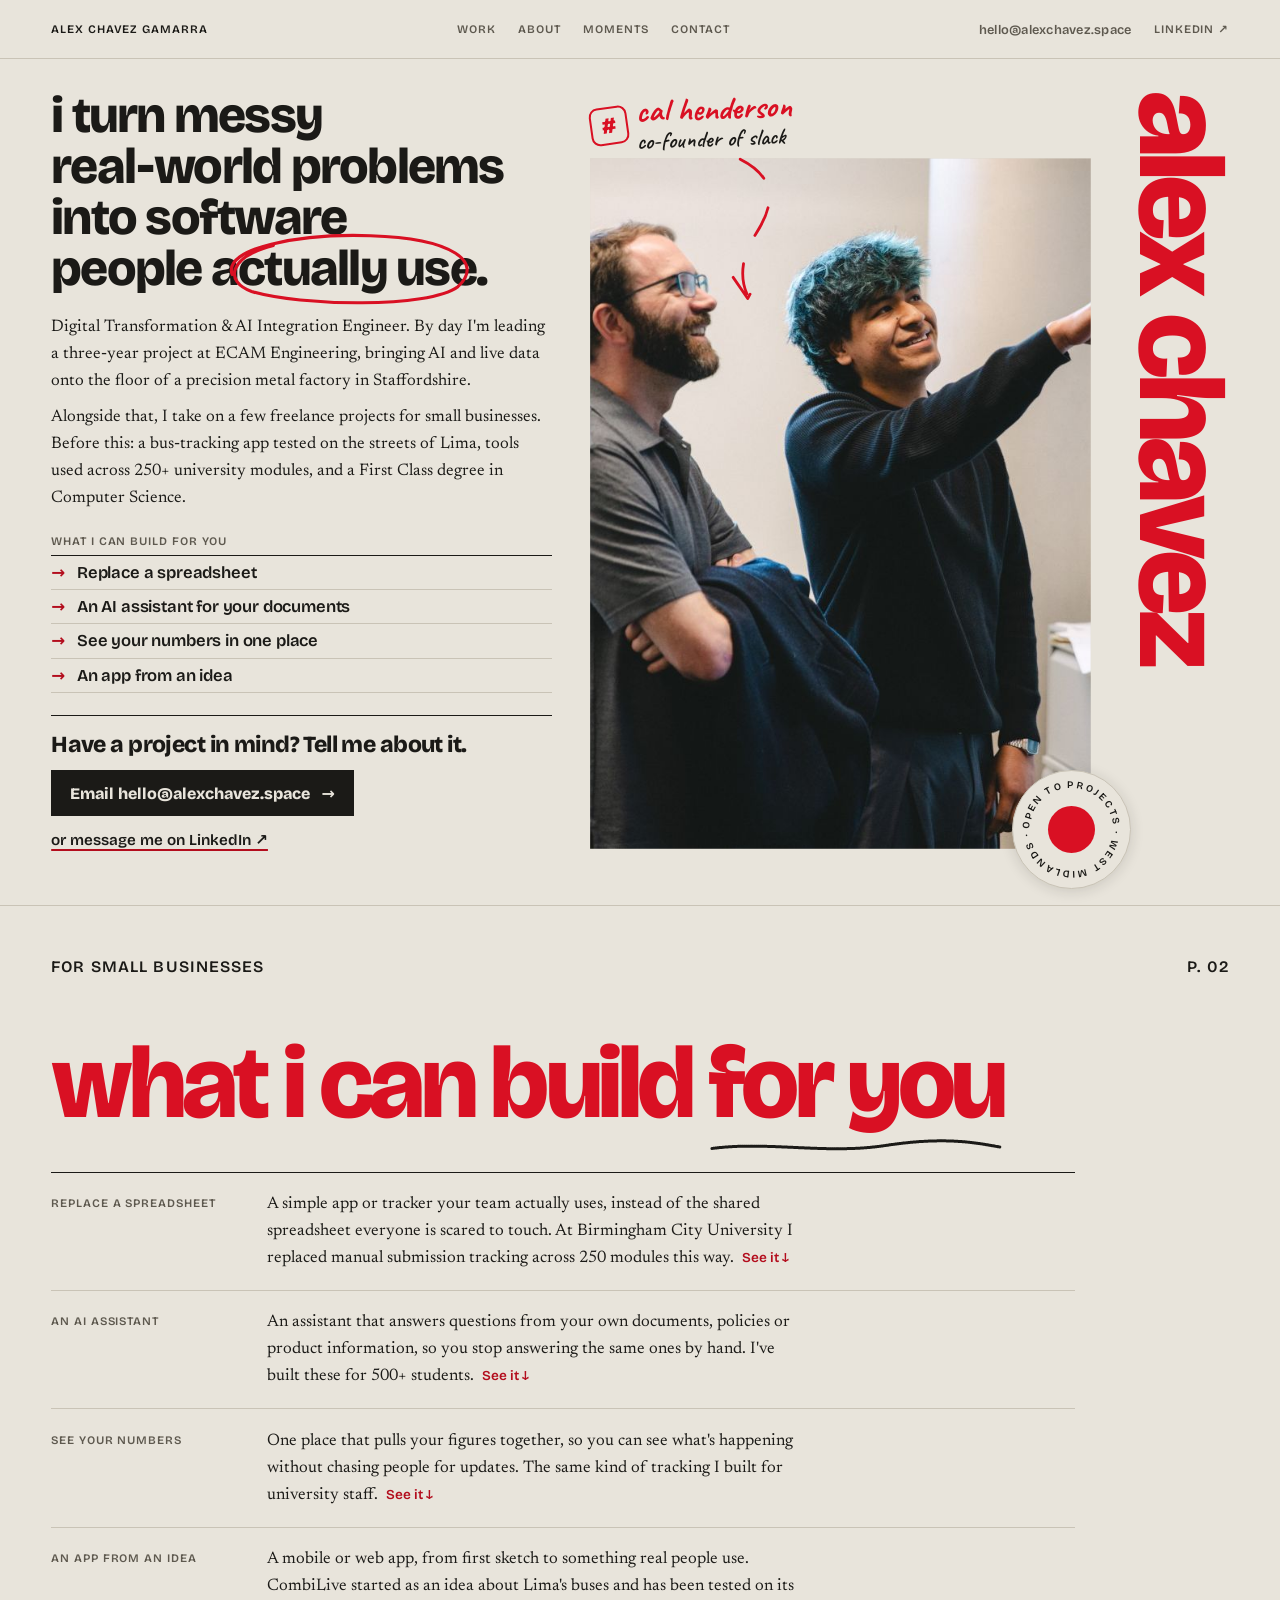
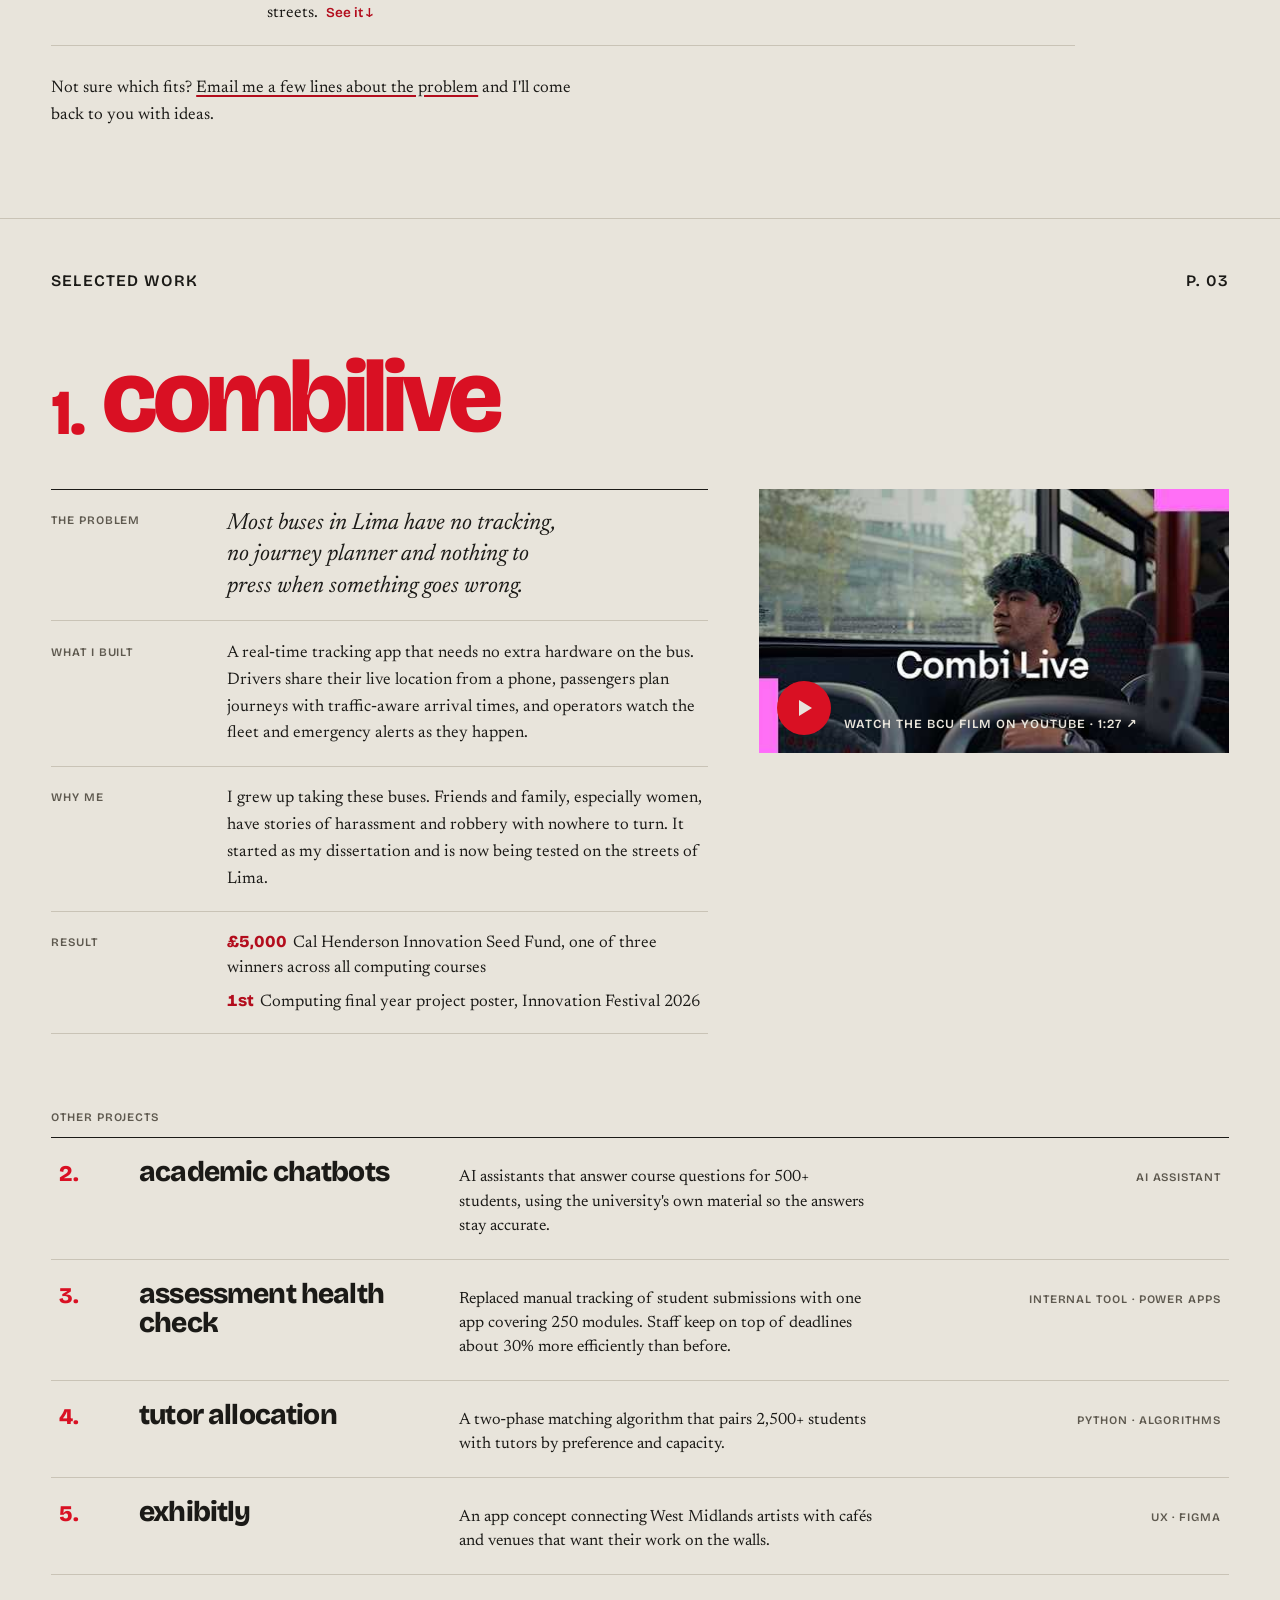
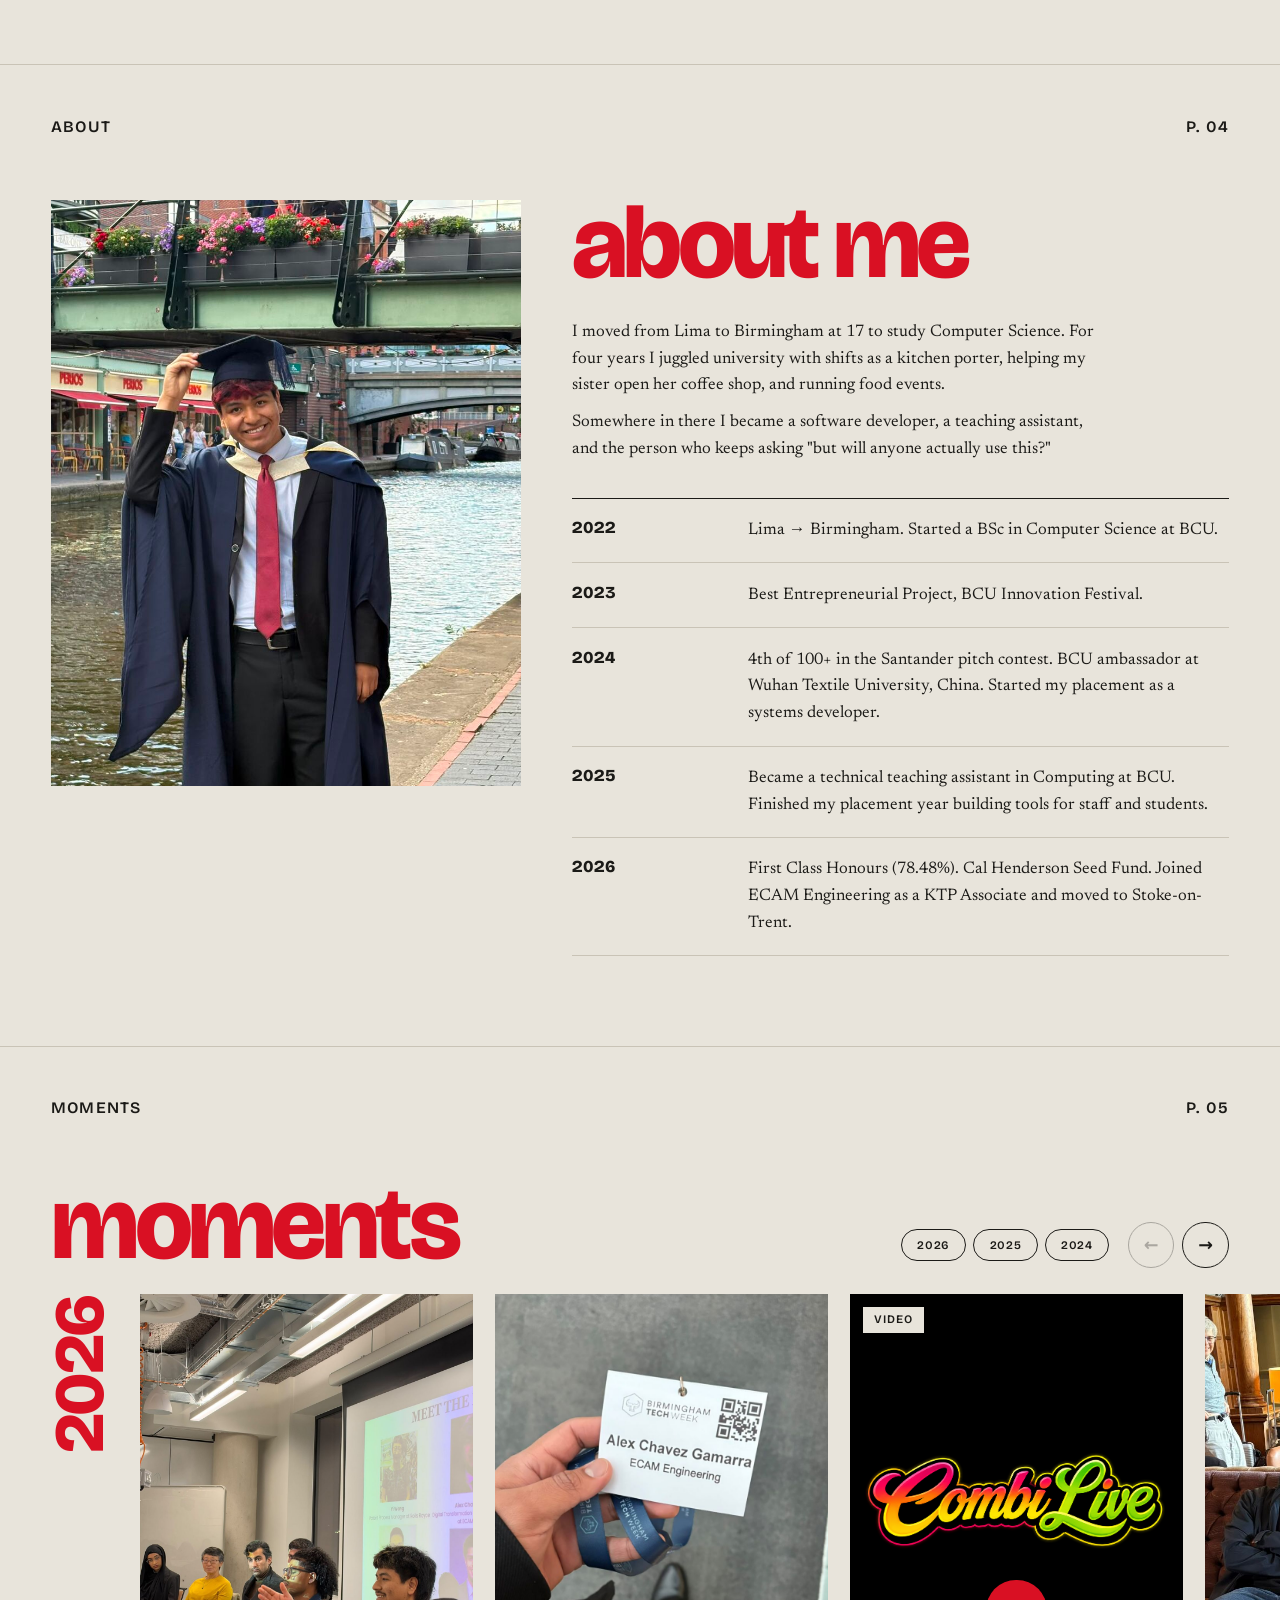
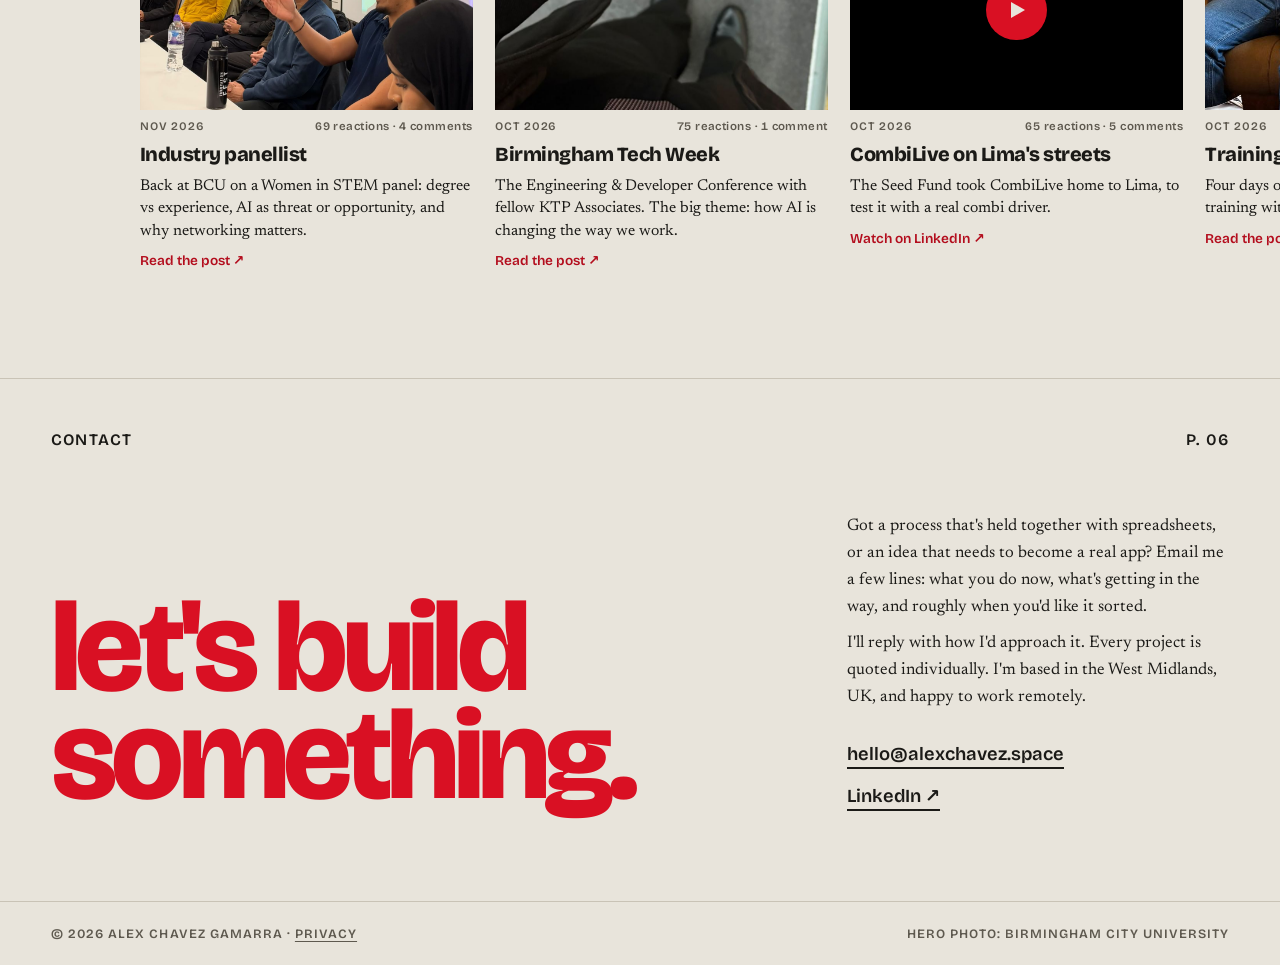
<file: index.html>
<!doctype html>
<html lang="en">
<head>
<meta charset="utf-8">
<meta name="viewport" content="width=device-width, initial-scale=1">
<title>Alex Chavez Gamarra</title>
<meta name="description" content="Alex Chavez Gamarra, Digital Transformation & AI Integration Engineer in the West Midlands, UK. I turn messy real-world problems into software people actually use.">
<meta property="og:type" content="website">
<meta property="og:url" content="https://alexchavez.space/">
<meta property="og:title" content="Alex Chavez Gamarra">
<meta property="og:description" content="I turn messy real-world problems into software people actually use. Digital Transformation & AI Integration Engineer, West Midlands, UK.">
<meta property="og:image" content="https://alexchavez.space/assets/images/henderson2.jpg">
<meta name="twitter:card" content="summary_large_image">
<meta name="theme-color" content="#E8E4DB">
<link rel="icon" href="data:image/svg+xml,%3Csvg xmlns='http://www.w3.org/2000/svg' viewBox='0 0 32 32'%3E%3Ccircle cx='16' cy='16' r='14' fill='%23D91023'/%3E%3C/svg%3E">
<script type="application/ld+json">{"@context":"https://schema.org","@type":"Person","name":"Alex Chavez Gamarra","jobTitle":"Digital Transformation & AI Integration Engineer","url":"https://alexchavez.space/","email":"mailto:hello@alexchavez.space","sameAs":["https://www.linkedin.com/in/alex-chavez-gamarra/"],"homeLocation":{"@type":"Place","name":"West Midlands, UK"}}</script>
<script>document.documentElement.classList.add('js')</script>
<link rel="stylesheet" href="portfolio.css">
</head>
<body>

<header class="topbar">
  <a class="brand press" href="#top">Alex Chavez Gamarra</a>
  <nav><a href="#work">Work</a><a href="#about">About</a><a href="#moments">Moments</a><a href="#contact">Contact</a></nav>
  <div class="top-contact"><a href="mailto:hello@alexchavez.space" aria-label="Email hello@alexchavez.space"><span class="em-full">hello@alexchavez.space</span><span class="em-short">Email</span></a><a class="lk" href="https://www.linkedin.com/in/alex-chavez-gamarra/" target="_blank" rel="noopener">LinkedIn ↗</a></div>
</header>

<!-- HERO -->
<section class="sheet" id="top">
  <div class="hero">
    <div class="hero-text">
      <h1 class="statement rv">i turn messy real&#8209;world problems into software people
        <span class="circled">actually use.<svg viewBox="0 0 220 70" aria-hidden="true"><path d="M14 40 C 6 18, 70 6, 128 8 C 196 10, 222 30, 200 50 C 176 68, 70 66, 30 54 C 8 46, 10 26, 48 16"/></svg></span>
      </h1>
      <p class="small rv">Digital Transformation &amp; AI Integration Engineer. By day I'm leading a three‑year project at ECAM Engineering, bringing AI and live data onto the floor of a precision metal factory in Staffordshire.</p>
      <p class="small rv">Alongside that, I take on a few freelance projects for small businesses. Before this: a bus‑tracking app tested on the streets of Lima, tools used across 250+ university modules, and a First Class degree in Computer Science.</p>
      <nav class="hero-offers rv" aria-labelledby="offers-title">
        <p class="label" id="offers-title">What I can build for you</p>
        <ul>
          <li><a href="#build-sheet"><span class="arr" aria-hidden="true">→</span>Replace a spreadsheet</a></li>
          <li><a href="#build-ai"><span class="arr" aria-hidden="true">→</span>An AI assistant for your documents</a></li>
          <li><a href="#build-numbers"><span class="arr" aria-hidden="true">→</span>See your numbers in one place</a></li>
          <li><a href="#build-app"><span class="arr" aria-hidden="true">→</span>An app from an idea</a></li>
        </ul>
      </nav>

      <div class="hero-cta rv">
        <p class="cta-ask">Have a project in mind? Tell me about it.</p>
        <div class="cta-row">
          <a class="cta-email press" href="mailto:hello@alexchavez.space">Email hello@alexchavez.space <span aria-hidden="true">→</span></a>
          <a class="cta-li" href="https://www.linkedin.com/in/alex-chavez-gamarra/" target="_blank" rel="noopener">or message me on LinkedIn ↗</a>
        </div>
      </div>
    </div>

    <div class="photo-wrap rv">
      <div class="shot">
        <img class="reveal-img" src="assets/images/henderson2.jpg" alt="Alex explaining his CombiLive poster to Cal Henderson, co-founder of Slack, at Birmingham City University">
        <span class="credit">Photo: Birmingham City University</span>
        <div class="badge" aria-hidden="true"><div class="dot"></div>
          <svg viewBox="0 0 120 120"><defs><path id="ring" d="M60,60 m-46,0 a46,46 0 1,1 92,0 a46,46 0 1,1 -92,0"/></defs>
            <text><textPath href="#ring" textLength="285">open to projects · west midlands · </textPath></text></svg>
        </div>
      </div>
      <div class="note" aria-hidden="true">
        <div class="note-label"><span class="hash">#</span><span>cal henderson<small>co-founder of slack</small></span></div>
        <svg viewBox="0 0 100 100" preserveAspectRatio="none"><path pathLength="1" d="M30 9 C 36 11, 38 14, 33 19 C 30 22, 30 25, 31.5 27 M28.6 24.6 L 31.5 27.4 L 34 24.4"/></svg>
      </div>
    </div>

    <p class="vname" aria-hidden="true">alex chavez</p>
  </div>
</section>

<!-- WHAT I CAN BUILD -->
<section class="sheet" id="build">
  <div class="meta"><span>For small businesses</span><span>p. 02</span></div>
  <div class="build">
    <h2 class="big rv">what i can build <span class="underlined">for you<svg viewBox="0 0 300 30" preserveAspectRatio="none" aria-hidden="true"><path d="M4 18 C 60 8, 120 26, 180 14 S 270 10, 296 16"/></svg></span></h2>
    <div class="spec rv">
      <div class="spec-row" id="build-sheet"><span class="label">Replace a spreadsheet</span>
        <p class="small">A simple app or tracker your team actually uses, instead of the shared spreadsheet everyone is scared to touch. At Birmingham City University I replaced manual submission tracking across 250 modules this way. <a class="proof" href="#health-check">See it ↓</a></p></div>
      <div class="spec-row" id="build-ai"><span class="label">An AI assistant</span>
        <p class="small">An assistant that answers questions from your own documents, policies or product information, so you stop answering the same ones by hand. I've built these for 500+ students. <a class="proof" href="#chatbots">See it ↓</a></p></div>
      <div class="spec-row" id="build-numbers"><span class="label">See your numbers</span>
        <p class="small">One place that pulls your figures together, so you can see what's happening without chasing people for updates. The same kind of tracking I built for university staff. <a class="proof" href="#health-check">See it ↓</a></p></div>
      <div class="spec-row" id="build-app"><span class="label">An app from an idea</span>
        <p class="small">A mobile or web app, from first sketch to something real people use. CombiLive started as an idea about Lima's buses and has been tested on its streets. <a class="proof" href="#work">See it ↓</a></p></div>
    </div>
    <p class="small build-note rv">Not sure which fits? <a href="mailto:hello@alexchavez.space">Email me a few lines about the problem</a> and I'll come back to you with ideas.</p>
  </div>
</section>

<!-- WORK -->
<section class="sheet" id="work">
  <div class="meta"><span>Selected work</span><span>p. 03</span></div>

  <div class="head rv"><span class="num">1.</span><h2 class="big">combilive</h2></div>

  <div class="feature">
    <div class="spec rv">
      <div class="spec-row"><span class="label">The problem</span>
        <p class="lead">Most buses in Lima have no tracking, no journey planner and nothing to press when something goes wrong.</p></div>
      <div class="spec-row"><span class="label">What I built</span>
        <p class="small">A real‑time tracking app that needs no extra hardware on the bus. Drivers share their live location from a phone, passengers plan journeys with traffic‑aware arrival times, and operators watch the fleet and emergency alerts as they happen.</p></div>
      <div class="spec-row"><span class="label">Why me</span>
        <p class="small">I grew up taking these buses. Friends and family, especially women, have stories of harassment and robbery with nowhere to turn. It started as my dissertation and is now being tested on the streets of Lima.</p></div>
      <div class="spec-row"><span class="label">Result</span>
        <ul class="wins">
          <li><b>£5,000</b>Cal Henderson Innovation Seed Fund, one of three winners across all computing courses</li>
          <li><b>1st</b>Computing final year project poster, Innovation Festival 2026</li>
        </ul></div>
    </div>
    <a class="film press" href="https://www.youtube.com/watch?v=ML7iuAKlnpw" target="_blank" rel="noopener" aria-label="Watch the BCU film about CombiLive on YouTube (opens in a new tab)">
      <img src="assets/moments/combilive-cover.jpg" alt="">
      <div class="play"></div><span>Watch the BCU film on YouTube · 1:27 ↗</span>
    </a>
  </div>

  <div class="more">
    <span class="label rv">Other projects</span>
    <div class="rows">
      <div class="row rv" id="chatbots"><span class="n">2.</span><h3>academic chatbots</h3><p>AI assistants that answer course questions for 500+ students, using the university's own material so the answers stay accurate.</p><span class="label tag">AI assistant</span></div>
      <div class="row rv" id="health-check"><span class="n">3.</span><h3>assessment health check</h3><p>Replaced manual tracking of student submissions with one app covering 250 modules. Staff keep on top of deadlines about 30% more efficiently than before.</p><span class="label tag">Internal tool · Power Apps</span></div>
      <div class="row rv"><span class="n">4.</span><h3>tutor allocation</h3><p>A two‑phase matching algorithm that pairs 2,500+ students with tutors by preference and capacity.</p><span class="label tag">Python · Algorithms</span></div>
      <div class="row rv"><span class="n">5.</span><h3>exhibitly</h3><p>An app concept connecting West Midlands artists with cafés and venues that want their work on the walls.</p><span class="label tag">UX · Figma</span></div>
    </div>
  </div>
</section>

<!-- ABOUT -->
<section class="sheet" id="about">
  <div class="meta"><span>About</span><span>p. 04</span></div>
  <div class="about">
    <figure class="about-photo rv">
      <img src="assets/images/graduation.jpg" alt="Alex in his graduation gown and cap beside the canal in Birmingham" loading="lazy">
    </figure>
    <div>
      <h2 class="big rv" style="margin-bottom:2rem">about me</h2>
      <div class="story rv">
        <p class="small">I moved from Lima to Birmingham at 17 to study Computer Science. For four years I juggled university with shifts as a kitchen porter, helping my sister open her coffee shop, and running food events.</p>
        <p class="small">Somewhere in there I became a software developer, a teaching assistant, and the person who keeps asking "but will anyone actually use this?"</p>
      </div>
      <div class="spec rv">
        <div class="spec-row"><span class="yr">2022</span><p class="small">Lima → Birmingham. Started a BSc in Computer Science at BCU.</p></div>
        <div class="spec-row"><span class="yr">2023</span><p class="small">Best Entrepreneurial Project, BCU Innovation Festival.</p></div>
        <div class="spec-row"><span class="yr">2024</span><p class="small">4th of 100+ in the Santander pitch contest. BCU ambassador at Wuhan Textile University, China. Started my placement as a systems developer.</p></div>
        <div class="spec-row"><span class="yr">2025</span><p class="small">Became a technical teaching assistant in Computing at BCU. Finished my placement year building tools for staff and students.</p></div>
        <div class="spec-row"><span class="yr">2026</span><p class="small">First Class Honours (78.48%). Cal Henderson Seed Fund. Joined ECAM Engineering as a KTP Associate and moved to Stoke-on-Trent.</p></div>
      </div>
    </div>
  </div>
</section>

<!-- MOMENTS -->
<section class="sheet" id="moments">
  <div class="meta"><span>Moments</span><span>p. 05</span></div>
  <div class="strip-intro">
    <h2 class="big rv">moments</h2>
    <div class="strip-tools rv">
      <div class="jumps" aria-label="Jump to a year"></div>
      <div class="arrows"><button type="button" data-dir="-1" aria-label="Scroll moments back">←</button><button type="button" data-dir="1" aria-label="Scroll moments forward">→</button></div>
    </div>
  </div>

  <div class="strip rv" id="strip" tabindex="0" aria-label="Moments gallery, scroll horizontally"><!--MOMENTS-START-->
    <div class="year" aria-hidden="true"><span>2026</span></div>
    <article class="moment">
      <a class="frame press" href="https://www.linkedin.com/feed/update/urn:li:ugcPost:7526261740943089664/" target="_blank" rel="noopener" aria-label="Open post: Industry panellist"><img src="assets/moments/089664.jpg" alt="Alex speaking on an industry panel at BCU, gesturing as he answers" loading="lazy" style="object-position:78% 70%"></a>
      <div class="row-meta"><span class="label">Nov 2026</span><span class="react"><b>69</b> reactions · 4 comments</span></div>
      <h3>Industry panellist</h3>
      <p>Back at BCU on a Women in STEM panel: degree vs experience, AI as threat or opportunity, and why networking matters.</p>
      <a class="go" href="https://www.linkedin.com/feed/update/urn:li:ugcPost:7526261740943089664/" target="_blank" rel="noopener">Read the post ↗</a>
    </article>
    <article class="moment">
      <a class="frame press" href="https://www.linkedin.com/feed/update/urn:li:ugcPost:7520254702056480769/" target="_blank" rel="noopener" aria-label="Open post: Birmingham Tech Week"><img src="assets/moments/480769-badge.jpg" alt="Alex holding his Birmingham Tech Week badge reading Alex Chavez Gamarra, ECAM Engineering" loading="lazy" style="object-position:50% 30%"></a>
      <div class="row-meta"><span class="label">Oct 2026</span><span class="react"><b>75</b> reactions · 1 comment</span></div>
      <h3>Birmingham Tech Week</h3>
      <p>The Engineering &amp; Developer Conference with fellow KTP Associates. The big theme: how AI is changing the way we work.</p>
      <a class="go" href="https://www.linkedin.com/feed/update/urn:li:ugcPost:7520254702056480769/" target="_blank" rel="noopener">Read the post ↗</a>
    </article>
    <article class="moment">
      <button class="frame press" type="button" data-video="assets/moments/241152.mp4" data-post="https://www.linkedin.com/feed/update/urn:li:ugcPost:7518783276296241152/" aria-label="Play video: CombiLive on Lima's streets"><img src="assets/moments/combilive-logo.png" alt="" loading="lazy" style="object-fit:contain;background:#000"><span class="kind">Video</span><span class="play low"></span></button>
      <div class="row-meta"><span class="label">Oct 2026</span><span class="react"><b>65</b> reactions · 5 comments</span></div>
      <h3>CombiLive on Lima's streets</h3>
      <p>The Seed Fund took CombiLive home to Lima, to test it with a real combi driver.</p>
      <a class="go" href="https://www.linkedin.com/feed/update/urn:li:ugcPost:7518783276296241152/" target="_blank" rel="noopener">Watch on LinkedIn ↗</a>
    </article>
    <article class="moment">
      <a class="frame press" href="https://www.linkedin.com/feed/update/urn:li:ugcPost:7515877696749551616/" target="_blank" rel="noopener" aria-label="Open post: Training at Ashorne Hill"><img src="assets/moments/551616.jpg" alt="Alex with a fellow KTP Associate at Ashorne Hill" loading="lazy" style="object-position:60% 50%"></a>
      <div class="row-meta"><span class="label">Oct 2026</span><span class="react"><b>48</b> reactions · 2 comments</span></div>
      <h3>Training at Ashorne Hill</h3>
      <p>Four days of project management and leadership training with KTP Associates from across the UK.</p>
      <a class="go" href="https://www.linkedin.com/feed/update/urn:li:ugcPost:7515877696749551616/" target="_blank" rel="noopener">Read the post ↗</a>
    </article>
    <article class="moment">
      <a class="frame press" href="https://www.linkedin.com/feed/update/urn:li:ugcPost:7515857825873592320/" target="_blank" rel="noopener" aria-label="Open post: Two months at ECAM"><img src="assets/moments/592320.jpg" alt="Alex with a colleague in front of the ECAM Engineering sign" loading="lazy" style="object-position:50% 30%"></a>
      <div class="row-meta"><span class="label">Oct 2026</span><span class="react"><b>73</b> reactions · 3 comments</span></div>
      <h3>Two months at ECAM</h3>
      <p>A new city, a new role, and settling into my KTP as Digital Transformation &amp; AI Integration Engineer.</p>
      <a class="go" href="https://www.linkedin.com/feed/update/urn:li:ugcPost:7515857825873592320/" target="_blank" rel="noopener">Read the post ↗</a>
    </article>
    <article class="moment">
      <a class="frame press" href="https://www.linkedin.com/feed/update/urn:li:share:7515662540438208512/" target="_blank" rel="noopener" aria-label="Open post: My first LMC"><img src="assets/moments/208512.jpg" alt="Alex with the ECAM and BCU KTP team" loading="lazy" style="object-position:52% 50%"></a>
      <div class="row-meta"><span class="label">Oct 2026</span><span class="react"><b>20</b> reactions · 1 comment</span></div>
      <h3>My first LMC</h3>
      <p>My first Local Management Committee, where ECAM and BCU review how the KTP is going.</p>
      <a class="go" href="https://www.linkedin.com/feed/update/urn:li:share:7515662540438208512/" target="_blank" rel="noopener">Read the post ↗</a>
    </article>
    <article class="moment">
      <a class="frame press" href="https://www.linkedin.com/feed/update/urn:li:ugcPost:7490555366368505856/" target="_blank" rel="noopener" aria-label="Open post: Graduation day"><img src="assets/moments/505856.jpg" alt="Alex in his graduation gown by the canal in Birmingham" loading="lazy" style="object-position:50% 30%"></a>
      <div class="row-meta"><span class="label">Aug 2026</span><span class="react"><b>162</b> reactions · 25 comments</span></div>
      <h3>Graduation day</h3>
      <p>Graduating alongside friends, with academics and friends cheering in the audience.</p>
      <a class="go" href="https://www.linkedin.com/feed/update/urn:li:ugcPost:7490555366368505856/" target="_blank" rel="noopener">Read the post ↗</a>
    </article>
    <article class="moment">
      <a class="frame press" href="https://www.linkedin.com/feed/update/urn:li:ugcPost:7478160948680257537/" target="_blank" rel="noopener" aria-label="Open post: First Class Honours"><img src="assets/moments/257537.jpg" alt="Alex's BSc Computer Science First Class Honours certificate" loading="lazy" style="object-position:50% 45%"></a>
      <div class="row-meta"><span class="label">Jul 2026</span><span class="react"><b>156</b> reactions · 11 comments</span></div>
      <h3>First Class Honours</h3>
      <p>78.48%, after four years of juggling university with work.</p>
      <a class="go" href="https://www.linkedin.com/feed/update/urn:li:ugcPost:7478160948680257537/" target="_blank" rel="noopener">Read the post ↗</a>
    </article>
    <article class="moment">
      <a class="frame press" href="https://www.linkedin.com/feed/update/urn:li:ugcPost:7463898613853655040/" target="_blank" rel="noopener" aria-label="Open post: Two awards, one night"><img src="assets/moments/655040.jpg" alt="Alex on stage at BCU Innovation Fest 2026 receiving first place" loading="lazy" style="object-position:50% 62%"></a>
      <div class="row-meta"><span class="label">May 2026</span><span class="react"><b>183</b> reactions · 23 comments</span></div>
      <h3>Two awards, one night</h3>
      <p>1st place for my final year poster, then called up again as a Cal Henderson Seed Fund winner.</p>
      <a class="go" href="https://www.linkedin.com/feed/update/urn:li:ugcPost:7463898613853655040/" target="_blank" rel="noopener">Read the post ↗</a>
    </article>
    <article class="moment">
      <a class="frame press" href="https://www.linkedin.com/feed/update/urn:li:ugcPost:7463382564804694016/" target="_blank" rel="noopener" aria-label="Watch on LinkedIn: The BCU film"><img src="assets/moments/combilive-cover.jpg" alt="Video: the BCU film about CombiLive" loading="lazy" style="object-position:58% 50%;transform:scale(1.34)"><span class="kind">Video</span><span class="play"></span></a>
      <div class="row-meta"><span class="label">May 2026</span><span class="react"><b>68</b> reactions · 5 comments</span></div>
      <h3>The BCU film</h3>
      <p>BCU's marketing team made a short film about CombiLive.</p>
      <a class="go" href="https://www.linkedin.com/feed/update/urn:li:ugcPost:7463382564804694016/" target="_blank" rel="noopener">Watch on LinkedIn ↗</a>
    </article>
    <article class="moment">
      <a class="frame press" href="https://www.linkedin.com/feed/update/urn:li:ugcPost:7460378089391460354/" target="_blank" rel="noopener" aria-label="Open post: Meeting Cal Henderson"><img src="assets/moments/460354.jpg" alt="Alex smiling beside Cal Henderson during his visit to BCU" loading="lazy" style="object-position:45% 40%"></a>
      <div class="row-meta"><span class="label">May 2026</span><span class="react"><b>116</b> reactions · 4 comments</span></div>
      <h3>Meeting Cal Henderson</h3>
      <p>Presenting my poster as a Seed Fund winner during Cal Henderson's visit to BCU.</p>
      <a class="go" href="https://www.linkedin.com/feed/update/urn:li:ugcPost:7460378089391460354/" target="_blank" rel="noopener">Read the post ↗</a>
    </article>
    <article class="moment">
      <button class="frame press" type="button" data-video="assets/moments/302272.mp4" data-post="https://www.linkedin.com/feed/update/urn:li:ugcPost:7427792317157302272/" aria-label="Play video: 1 of 3 Seed Fund winners"><img src="assets/moments/302272-poster.jpg" alt="" loading="lazy" style="object-position:20% 50%"><span class="kind">Video</span><span class="play"></span></button>
      <div class="row-meta"><span class="label">Feb 2026</span><span class="react"><b>96</b> reactions · 10 comments</span></div>
      <h3>1 of 3 Seed Fund winners</h3>
      <p>£5,000 from the Cal Henderson Innovation Seed Fund. This is my pitch video.</p>
      <a class="go" href="https://www.linkedin.com/feed/update/urn:li:ugcPost:7427792317157302272/" target="_blank" rel="noopener">Watch on LinkedIn ↗</a>
    </article>
    <article class="moment">
      <a class="frame press" href="https://www.linkedin.com/feed/update/urn:li:ugcPost:7424487777234505730/" target="_blank" rel="noopener" aria-label="Open post: Talking placements"><img src="assets/moments/505730.jpg" alt="Alex presenting to students in a BCU classroom" loading="lazy" style="object-position:50% 45%"></a>
      <div class="row-meta"><span class="label">Feb 2026</span><span class="react"><b>65</b> reactions · 1 comment</span></div>
      <h3>Talking placements</h3>
      <p>Telling Business IT students what a placement year at BCU is really like.</p>
      <a class="go" href="https://www.linkedin.com/feed/update/urn:li:ugcPost:7424487777234505730/" target="_blank" rel="noopener">Read the post ↗</a>
    </article>
    <div class="year" aria-hidden="true"><span>2025</span></div>
    <article class="moment">
      <a class="frame press" href="https://www.linkedin.com/feed/update/urn:li:ugcPost:7395941841260527616/" target="_blank" rel="noopener" aria-label="Open post: Exhibitly"><img src="assets/moments/527616.jpg" alt="The Exhibitly app welcome screen, a robin on autumn leaves" loading="lazy" style="object-position:50% 22%"></a>
      <div class="row-meta"><span class="label">Nov 2025</span><span class="react"><b>62</b> reactions · 5 comments</span></div>
      <h3>Exhibitly</h3>
      <p>A UX design project: an app connecting West Midlands artists with local venues.</p>
      <a class="go" href="https://www.linkedin.com/feed/update/urn:li:ugcPost:7395941841260527616/" target="_blank" rel="noopener">Read the post ↗</a>
    </article>
    <article class="moment">
      <a class="frame press" href="https://www.linkedin.com/feed/update/urn:li:ugcPost:7369866979064692736/" target="_blank" rel="noopener" aria-label="Open post: Last day of placement"><img src="assets/moments/692736.jpg" alt="Alex with BCU colleagues at the end of his placement" loading="lazy" style="object-position:0% 50%"></a>
      <div class="row-meta"><span class="label">Sept 2025</span><span class="react"><b>126</b> reactions · 17 comments</span></div>
      <h3>Last day of placement</h3>
      <p>A year as a systems developer: the Assessment Health Check App, Innovation Fest and AI projects.</p>
      <a class="go" href="https://www.linkedin.com/feed/update/urn:li:ugcPost:7369866979064692736/" target="_blank" rel="noopener">Read the post ↗</a>
    </article>
    <article class="moment">
      <a class="frame press" href="https://www.linkedin.com/feed/update/urn:li:ugcPost:7332895671269605376/" target="_blank" rel="noopener" aria-label="Open post: Innovation Fest 2025"><img src="assets/moments/605376.jpg" alt="Alex and a friend at BCU Innovation Fest 2025" loading="lazy" style="object-position:60% 40%"></a>
      <div class="row-meta"><span class="label">May 2025</span><span class="react"><b>99</b> reactions · 9 comments</span></div>
      <h3>Innovation Fest 2025</h3>
      <p>Back as a placement student, supporting friends and coaching teams for the boardroom pitch.</p>
      <a class="go" href="https://www.linkedin.com/feed/update/urn:li:ugcPost:7332895671269605376/" target="_blank" rel="noopener">Read the post ↗</a>
    </article>
    <article class="moment">
      <button class="frame press" type="button" data-video="assets/moments/528579.mp4" data-post="https://www.linkedin.com/feed/update/urn:li:ugcPost:7321524500565528579/" aria-label="Play video: A day in my life"><video muted playsinline preload="metadata" src="assets/moments/528579.mp4#t=4" tabindex="-1" aria-hidden="true"></video><span class="kind">Video</span><span class="play"></span></button>
      <div class="row-meta"><span class="label">Apr 2025</span><span class="react"><b>69</b> reactions · 3 comments</span></div>
      <h3>A day in my life</h3>
      <p>A short film with BCU Careers+ about my placement year.</p>
      <a class="go" href="https://www.linkedin.com/feed/update/urn:li:ugcPost:7321524500565528579/" target="_blank" rel="noopener">Watch on LinkedIn ↗</a>
    </article>
    <article class="moment">
      <a class="frame press" href="https://www.linkedin.com/feed/update/urn:li:ugcPost:7298127675276034049/" target="_blank" rel="noopener" aria-label="Open post: Six months in"><img src="assets/moments/034049.jpg" alt="Birmingham City University campus building" loading="lazy" style="object-position:30% 55%"></a>
      <div class="row-meta"><span class="label">Feb 2025</span><span class="react"><b>131</b> reactions · 7 comments</span></div>
      <h3>Six months in</h3>
      <p>Building tools for staff and students with Power Apps, SharePoint and Python.</p>
      <a class="go" href="https://www.linkedin.com/feed/update/urn:li:ugcPost:7298127675276034049/" target="_blank" rel="noopener">Read the post ↗</a>
    </article>
    <div class="year" aria-hidden="true"><span>2024</span></div>
    <article class="moment">
      <a class="frame press" href="https://www.linkedin.com/feed/update/urn:li:ugcPost:7274877407080136704/" target="_blank" rel="noopener" aria-label="Open post: AI Symposium"><img src="assets/moments/136704.jpg" alt="Alex with the AI Symposium organising team holding certificates" loading="lazy" style="object-position:50% 30%"></a>
      <div class="row-meta"><span class="label">Dec 2024</span><span class="react"><b>80</b> reactions · 5 comments</span></div>
      <h3>AI Symposium</h3>
      <p>Helping organise BCU's AI Symposium, and learning from every talk.</p>
      <a class="go" href="https://www.linkedin.com/feed/update/urn:li:ugcPost:7274877407080136704/" target="_blank" rel="noopener">Read the post ↗</a>
    </article>
    <article class="moment">
      <a class="frame press" href="https://www.linkedin.com/feed/update/urn:li:ugcPost:7258029435629506560/" target="_blank" rel="noopener" aria-label="Open post: Engineering micro-placement"><img src="assets/moments/506560.jpg" alt="An Instron universal testing machine" loading="lazy" style="object-position:35% 50%"></a>
      <div class="row-meta"><span class="label">Nov 2024</span><span class="react"><b>27</b> reactions · 3 comments</span></div>
      <h3>Engineering micro-placement</h3>
      <p>Testing carbon-fibre composites on an Instron machine at Penta Pattern &amp; Model.</p>
      <a class="go" href="https://www.linkedin.com/feed/update/urn:li:ugcPost:7258029435629506560/" target="_blank" rel="noopener">Read the post ↗</a>
    </article>
    <article class="moment">
      <a class="frame press" href="https://www.linkedin.com/feed/update/urn:li:ugcPost:7255620548938940416/" target="_blank" rel="noopener" aria-label="Open post: Placement begins"><img src="assets/moments/940416.jpg" alt="Birmingham City University logo" loading="lazy" style="object-position:50% 50%"></a>
      <div class="row-meta"><span class="label">Oct 2024</span><span class="react"><b>39</b> reactions · 6 comments</span></div>
      <h3>Placement begins</h3>
      <p>Starting as a Teaching and Learning Systems Developer, building a submissions tracker in Power Apps.</p>
      <a class="go" href="https://www.linkedin.com/feed/update/urn:li:ugcPost:7255620548938940416/" target="_blank" rel="noopener">Read the post ↗</a>
    </article>
    <article class="moment">
      <a class="frame press" href="https://www.linkedin.com/feed/update/urn:li:ugcPost:7210456443525705729/" target="_blank" rel="noopener" aria-label="Open post: Innovation Fest in Wuhan"><img src="assets/moments/705729.jpg" alt="Alex with students in Wuhan, China, behind a large sign" loading="lazy" style="object-position:50% 50%"></a>
      <div class="row-meta"><span class="label">Jun 2024</span><span class="react"><b>20</b> reactions · 4 comments</span></div>
      <h3>Innovation Fest in Wuhan</h3>
      <p>Representing BCU at the Innovation Fest at BIFCA in Wuhan, China.</p>
      <a class="go" href="https://www.linkedin.com/feed/update/urn:li:ugcPost:7210456443525705729/" target="_blank" rel="noopener">Read the post ↗</a>
    </article>
    <article class="moment">
      <a class="frame press" href="https://www.linkedin.com/feed/update/urn:li:ugcPost:7199893041355124736/" target="_blank" rel="noopener" aria-label="Open post: Santander pitch"><img src="assets/moments/124736.jpg" alt="Alex receiving an award at BCU Innovation Fest 2024" loading="lazy" style="object-position:0% 50%"></a>
      <div class="row-meta"><span class="label">May 2024</span><span class="react"><b>17</b> reactions · 7 comments</span></div>
      <h3>Santander pitch</h3>
      <p>4th place in Stage 4 and 3rd in Stage 3 of the Santander pitch contest.</p>
      <a class="go" href="https://www.linkedin.com/feed/update/urn:li:ugcPost:7199893041355124736/" target="_blank" rel="noopener">Read the post ↗</a>
    </article>
  <!--MOMENTS-END--></div>
</section>

<dialog class="player" id="player" aria-label="Video player">
  <video id="player-video" controls playsinline preload="none"></video>
  <p class="player-status" id="player-status" role="status" aria-live="polite"></p>
  <div class="player-bar"><a id="player-link" href="#" target="_blank" rel="noopener">Open the original ↗</a><button type="button" id="player-close">Close</button></div>
</dialog>

<!-- CONTACT -->
<section class="sheet" id="contact">
  <div class="meta"><span>Contact</span><span>p. 06</span></div>
  <div class="contact">
    <h2 class="big rv">let's build something.</h2>
    <div class="rv">
      <p class="small">Got a process that's held together with spreadsheets, or an idea that needs to become a real app? Email me a few lines: what you do now, what's getting in the way, and roughly when you'd like it sorted.</p>
      <p class="small">I'll reply with how I'd approach it. Every project is quoted individually. I'm based in the West Midlands, UK, and happy to work remotely.</p>
      <div class="links"><a class="press" href="mailto:hello@alexchavez.space">hello@alexchavez.space</a><a class="press" href="https://www.linkedin.com/in/alex-chavez-gamarra/" target="_blank" rel="noopener">LinkedIn ↗</a></div>
    </div>
  </div>
</section>

<footer class="meta"><span>© 2026 Alex Chavez Gamarra · <a href="privacy.html">Privacy</a></span><span>Hero photo: Birmingham City University</span></footer>

<script src="portfolio.js"></script>
</body>
</html>
</file>
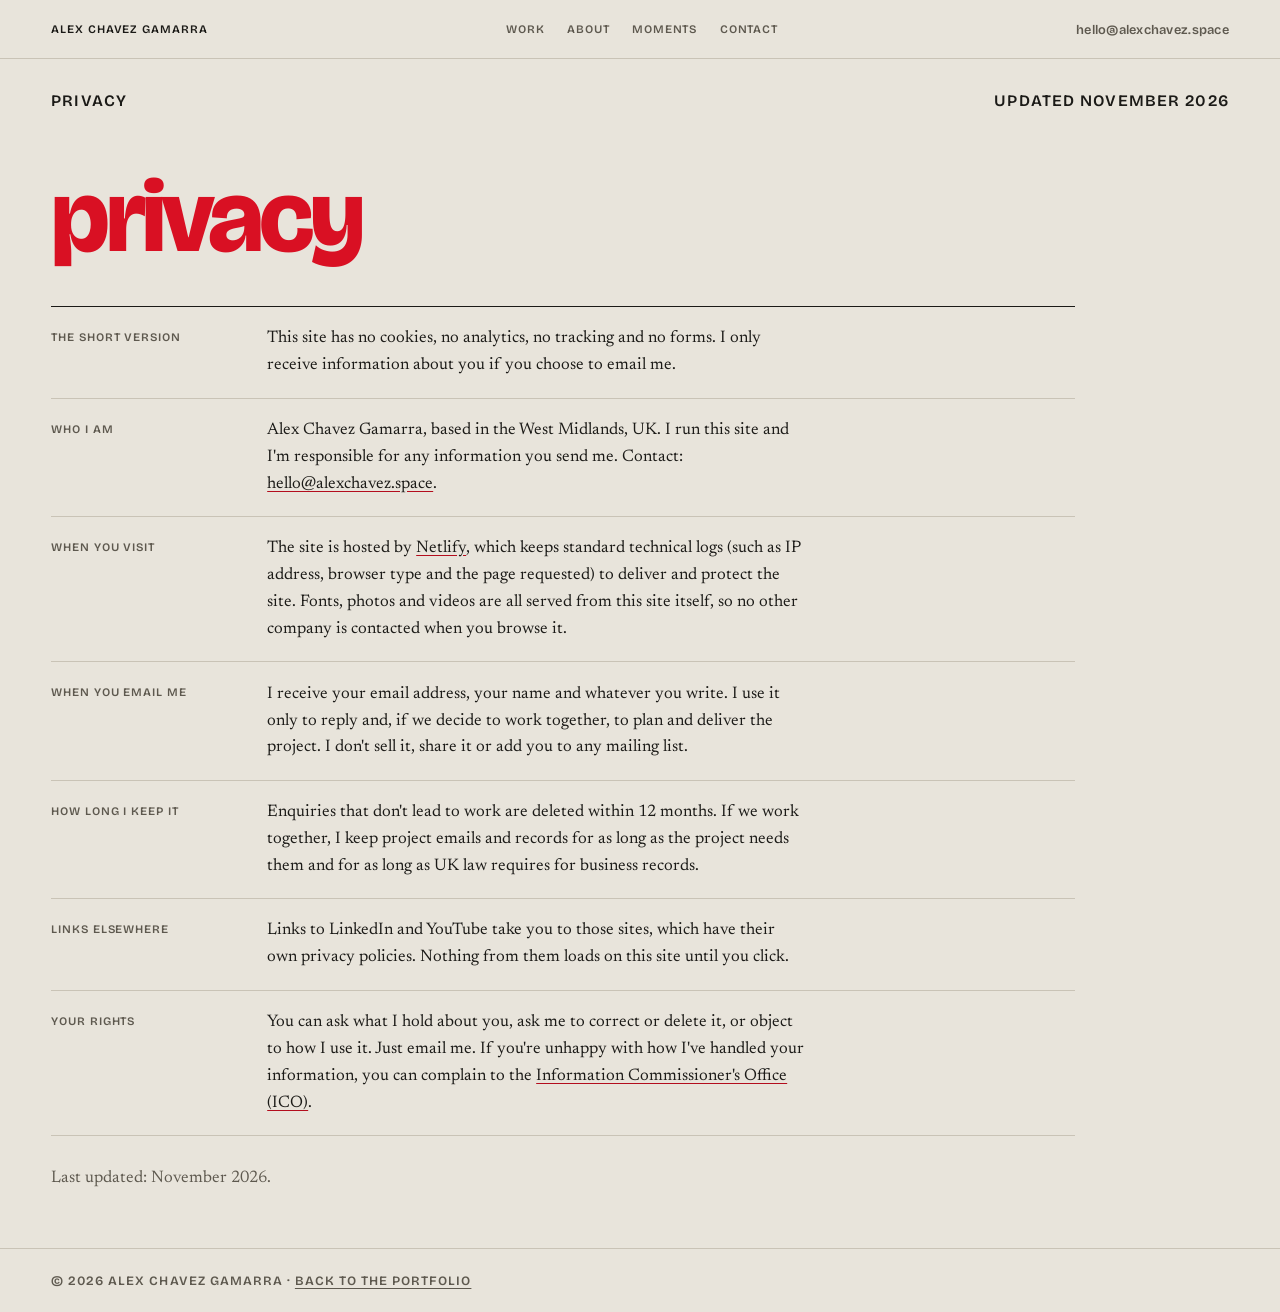
<file: privacy.html>
<!doctype html>
<html lang="en">
<head>
<meta charset="utf-8">
<meta name="viewport" content="width=device-width, initial-scale=1">
<title>Privacy · Alex Chavez Gamarra</title>
<meta name="description" content="How alexchavez.space handles your information: no cookies, no tracking, and what happens when you email Alex.">
<meta name="robots" content="noindex">
<meta name="theme-color" content="#E8E4DB">
<link rel="icon" href="data:image/svg+xml,%3Csvg xmlns='http://www.w3.org/2000/svg' viewBox='0 0 32 32'%3E%3Ccircle cx='16' cy='16' r='14' fill='%23D91023'/%3E%3C/svg%3E">
<link rel="stylesheet" href="portfolio.css">
<style>
  .policy{ max-width:64rem; }
  .policy .big{ margin-bottom:clamp(1.8rem,3.5vw,2.8rem); }
  .policy .spec-row{ grid-template-columns:12rem 1fr; }
  .policy .small a{ color:var(--ink); text-decoration:underline; text-decoration-color:var(--red-ink); text-underline-offset:0.2em; }
  .policy .updated{ margin-top:1.8rem; color:var(--ink-2); }
  @media (max-width:820px){ .policy .spec-row{ grid-template-columns:1fr; gap:0.4rem; } }
</style>
</head>
<body>

<header class="topbar">
  <a class="brand" href="./">Alex Chavez Gamarra</a>
  <nav><a href="./#work">Work</a><a href="./#about">About</a><a href="./#moments">Moments</a><a href="./#contact">Contact</a></nav>
  <div class="top-contact"><a href="mailto:hello@alexchavez.space" aria-label="Email hello@alexchavez.space"><span class="em-full">hello@alexchavez.space</span><span class="em-short">Email</span></a></div>
</header>

<main class="sheet" id="top">
  <div class="meta"><span>Privacy</span><span>Updated November 2026</span></div>
  <div class="policy">
    <h1 class="big">privacy</h1>
    <div class="spec">
      <div class="spec-row"><span class="label">The short version</span>
        <p class="small">This site has no cookies, no analytics, no tracking and no forms. I only receive information about you if you choose to email me.</p></div>
      <div class="spec-row"><span class="label">Who I am</span>
        <p class="small">Alex Chavez Gamarra, based in the West Midlands, UK. I run this site and I'm responsible for any information you send me. Contact: <a href="mailto:hello@alexchavez.space">hello@alexchavez.space</a>.</p></div>
      <div class="spec-row"><span class="label">When you visit</span>
        <p class="small">The site is hosted by <a href="https://www.netlify.com/privacy/" target="_blank" rel="noopener">Netlify</a>, which keeps standard technical logs (such as IP address, browser type and the page requested) to deliver and protect the site. Fonts, photos and videos are all served from this site itself, so no other company is contacted when you browse it.</p></div>
      <div class="spec-row"><span class="label">When you email me</span>
        <p class="small">I receive your email address, your name and whatever you write. I use it only to reply and, if we decide to work together, to plan and deliver the project. I don't sell it, share it or add you to any mailing list.</p></div>
      <div class="spec-row"><span class="label">How long I keep it</span>
        <p class="small">Enquiries that don't lead to work are deleted within 12 months. If we work together, I keep project emails and records for as long as the project needs them and for as long as UK law requires for business records.</p></div>
      <div class="spec-row"><span class="label">Links elsewhere</span>
        <p class="small">Links to LinkedIn and YouTube take you to those sites, which have their own privacy policies. Nothing from them loads on this site until you click.</p></div>
      <div class="spec-row"><span class="label">Your rights</span>
        <p class="small">You can ask what I hold about you, ask me to correct or delete it, or object to how I use it. Just email me. If you're unhappy with how I've handled your information, you can complain to the <a href="https://ico.org.uk/make-a-complaint/" target="_blank" rel="noopener">Information Commissioner's Office (ICO)</a>.</p></div>
    </div>
    <p class="small updated">Last updated: November 2026.</p>
  </div>
</main>

<footer class="meta"><span>© 2026 Alex Chavez Gamarra · <a href="./">Back to the portfolio</a></span></footer>

</body>
</html>
</file>
<file: portfolio.css>
/* Self-hosted fonts (SIL Open Font License). No requests to Google. */
@font-face{font-family:'Bricolage Grotesque';font-style:normal;font-weight:400;font-display:swap;src:url(assets/fonts/bricolage-grotesque-normal-latin-ext.woff2) format('woff2');unicode-range:U+0100-02BA, U+02BD-02C5, U+02C7-02CC, U+02CE-02D7, U+02DD-02FF, U+0304, U+0308, U+0329, U+1D00-1DBF, U+1E00-1E9F, U+1EF2-1EFF, U+2020, U+20A0-20AB, U+20AD-20C4, U+2113, U+2C60-2C7F, U+A720-A7FF;}
@font-face{font-family:'Bricolage Grotesque';font-style:normal;font-weight:400;font-display:swap;src:url(assets/fonts/bricolage-grotesque-normal-latin.woff2) format('woff2');unicode-range:U+0000-00FF, U+0131, U+0152-0153, U+02BB-02BC, U+02C6, U+02DA, U+02DC, U+0304, U+0308, U+0329, U+2000-206F, U+20AC, U+2122, U+2191, U+2193, U+2212, U+2215, U+FEFF, U+FFFD;}
@font-face{font-family:'Bricolage Grotesque';font-style:normal;font-weight:600;font-display:swap;src:url(assets/fonts/bricolage-grotesque-normal-latin-ext.woff2) format('woff2');unicode-range:U+0100-02BA, U+02BD-02C5, U+02C7-02CC, U+02CE-02D7, U+02DD-02FF, U+0304, U+0308, U+0329, U+1D00-1DBF, U+1E00-1E9F, U+1EF2-1EFF, U+2020, U+20A0-20AB, U+20AD-20C4, U+2113, U+2C60-2C7F, U+A720-A7FF;}
@font-face{font-family:'Bricolage Grotesque';font-style:normal;font-weight:600;font-display:swap;src:url(assets/fonts/bricolage-grotesque-normal-latin.woff2) format('woff2');unicode-range:U+0000-00FF, U+0131, U+0152-0153, U+02BB-02BC, U+02C6, U+02DA, U+02DC, U+0304, U+0308, U+0329, U+2000-206F, U+20AC, U+2122, U+2191, U+2193, U+2212, U+2215, U+FEFF, U+FFFD;}
@font-face{font-family:'Bricolage Grotesque';font-style:normal;font-weight:800;font-display:swap;src:url(assets/fonts/bricolage-grotesque-normal-latin-ext.woff2) format('woff2');unicode-range:U+0100-02BA, U+02BD-02C5, U+02C7-02CC, U+02CE-02D7, U+02DD-02FF, U+0304, U+0308, U+0329, U+1D00-1DBF, U+1E00-1E9F, U+1EF2-1EFF, U+2020, U+20A0-20AB, U+20AD-20C4, U+2113, U+2C60-2C7F, U+A720-A7FF;}
@font-face{font-family:'Bricolage Grotesque';font-style:normal;font-weight:800;font-display:swap;src:url(assets/fonts/bricolage-grotesque-normal-latin.woff2) format('woff2');unicode-range:U+0000-00FF, U+0131, U+0152-0153, U+02BB-02BC, U+02C6, U+02DA, U+02DC, U+0304, U+0308, U+0329, U+2000-206F, U+20AC, U+2122, U+2191, U+2193, U+2212, U+2215, U+FEFF, U+FFFD;}
@font-face{font-family:'Caveat';font-style:normal;font-weight:600;font-display:swap;src:url(assets/fonts/caveat-normal-latin-ext.woff2) format('woff2');unicode-range:U+0100-02BA, U+02BD-02C5, U+02C7-02CC, U+02CE-02D7, U+02DD-02FF, U+0304, U+0308, U+0329, U+1D00-1DBF, U+1E00-1E9F, U+1EF2-1EFF, U+2020, U+20A0-20AB, U+20AD-20C4, U+2113, U+2C60-2C7F, U+A720-A7FF;}
@font-face{font-family:'Caveat';font-style:normal;font-weight:600;font-display:swap;src:url(assets/fonts/caveat-normal-latin.woff2) format('woff2');unicode-range:U+0000-00FF, U+0131, U+0152-0153, U+02BB-02BC, U+02C6, U+02DA, U+02DC, U+0304, U+0308, U+0329, U+2000-206F, U+20AC, U+2122, U+2191, U+2193, U+2212, U+2215, U+FEFF, U+FFFD;}
@font-face{font-family:'Caveat';font-style:normal;font-weight:700;font-display:swap;src:url(assets/fonts/caveat-normal-latin-ext.woff2) format('woff2');unicode-range:U+0100-02BA, U+02BD-02C5, U+02C7-02CC, U+02CE-02D7, U+02DD-02FF, U+0304, U+0308, U+0329, U+1D00-1DBF, U+1E00-1E9F, U+1EF2-1EFF, U+2020, U+20A0-20AB, U+20AD-20C4, U+2113, U+2C60-2C7F, U+A720-A7FF;}
@font-face{font-family:'Caveat';font-style:normal;font-weight:700;font-display:swap;src:url(assets/fonts/caveat-normal-latin.woff2) format('woff2');unicode-range:U+0000-00FF, U+0131, U+0152-0153, U+02BB-02BC, U+02C6, U+02DA, U+02DC, U+0304, U+0308, U+0329, U+2000-206F, U+20AC, U+2122, U+2191, U+2193, U+2212, U+2215, U+FEFF, U+FFFD;}
@font-face{font-family:'Newsreader';font-style:italic;font-weight:400;font-display:swap;src:url(assets/fonts/newsreader-italic-latin-ext.woff2) format('woff2');unicode-range:U+0100-02BA, U+02BD-02C5, U+02C7-02CC, U+02CE-02D7, U+02DD-02FF, U+0304, U+0308, U+0329, U+1D00-1DBF, U+1E00-1E9F, U+1EF2-1EFF, U+2020, U+20A0-20AB, U+20AD-20C4, U+2113, U+2C60-2C7F, U+A720-A7FF;}
@font-face{font-family:'Newsreader';font-style:italic;font-weight:400;font-display:swap;src:url(assets/fonts/newsreader-italic-latin.woff2) format('woff2');unicode-range:U+0000-00FF, U+0131, U+0152-0153, U+02BB-02BC, U+02C6, U+02DA, U+02DC, U+0304, U+0308, U+0329, U+2000-206F, U+20AC, U+2122, U+2191, U+2193, U+2212, U+2215, U+FEFF, U+FFFD;}
@font-face{font-family:'Newsreader';font-style:normal;font-weight:400;font-display:swap;src:url(assets/fonts/newsreader-normal-latin-ext.woff2) format('woff2');unicode-range:U+0100-02BA, U+02BD-02C5, U+02C7-02CC, U+02CE-02D7, U+02DD-02FF, U+0304, U+0308, U+0329, U+1D00-1DBF, U+1E00-1E9F, U+1EF2-1EFF, U+2020, U+20A0-20AB, U+20AD-20C4, U+2113, U+2C60-2C7F, U+A720-A7FF;}
@font-face{font-family:'Newsreader';font-style:normal;font-weight:400;font-display:swap;src:url(assets/fonts/newsreader-normal-latin.woff2) format('woff2');unicode-range:U+0000-00FF, U+0131, U+0152-0153, U+02BB-02BC, U+02C6, U+02DA, U+02DC, U+0304, U+0308, U+0329, U+2000-206F, U+20AC, U+2122, U+2191, U+2193, U+2212, U+2215, U+FEFF, U+FFFD;}
@font-face{font-family:'Newsreader';font-style:normal;font-weight:500;font-display:swap;src:url(assets/fonts/newsreader-normal-latin-ext.woff2) format('woff2');unicode-range:U+0100-02BA, U+02BD-02C5, U+02C7-02CC, U+02CE-02D7, U+02DD-02FF, U+0304, U+0308, U+0329, U+1D00-1DBF, U+1E00-1E9F, U+1EF2-1EFF, U+2020, U+20A0-20AB, U+20AD-20C4, U+2113, U+2C60-2C7F, U+A720-A7FF;}
@font-face{font-family:'Newsreader';font-style:normal;font-weight:500;font-display:swap;src:url(assets/fonts/newsreader-normal-latin.woff2) format('woff2');unicode-range:U+0000-00FF, U+0131, U+0152-0153, U+02BB-02BC, U+02C6, U+02DA, U+02DC, U+0304, U+0308, U+0329, U+2000-206F, U+20AC, U+2122, U+2191, U+2193, U+2212, U+2215, U+FEFF, U+FFFD;}
/* Deliberately single-theme: a printed-paper world, painted explicitly. */
:root{
  --paper:#E8E4DB;
  --paper-2:#DFDACF;
  --ink:#1B1A17;
  --ink-2:#5E594F;
  --rule:#C9C3B6;
  --red:#D91023;
  --red-ink:#B30D1D; /* small red text: 5.5:1 on paper, vs 4.0:1 for --red */
  --display:'Bricolage Grotesque', 'Arial Narrow', system-ui, sans-serif;
  --serif:'Newsreader', Georgia, 'Times New Roman', serif;
  --ease-out:cubic-bezier(0.23,1,0.32,1);
  /* Side spacing: normal gutter, growing on very wide screens so content never exceeds ~1600px. */
  --gutter:max(clamp(1rem,4vw,3.5rem), calc((100vw - 100rem) / 2));
  /* How far the Moments strip extends past the content edges: same on both sides, never the full screen. */
  --bleed:clamp(1rem,4vw,3.5rem);
}
*,*::before,*::after{ box-sizing:border-box; }
html{ background:var(--paper); overflow-x:clip; }
body{ margin:0; background:var(--paper); color:var(--ink); font-family:var(--serif); -webkit-font-smoothing:antialiased; overflow-x:clip; }
.hero > *, .feature > *, .about > *, .contact > *{ min-width:0; }
a{ color:inherit; }
img{ display:block; max-width:100%; }
:focus-visible{ outline:2px solid var(--red); outline-offset:3px; }

.sheet{ padding:clamp(1.5rem,4vw,3.5rem) var(--gutter) clamp(3rem,7vw,6rem); border-bottom:1px solid var(--rule); position:relative; }
.meta{
  display:flex; justify-content:space-between; gap:1rem; flex-wrap:wrap;
  font-family:var(--display); font-size:0.72rem; font-weight:600; letter-spacing:0.08em; text-transform:uppercase; color:var(--ink-2);
  margin-bottom:clamp(2rem,5vw,4rem);
}
.meta nav{ display:flex; gap:1.4rem; }
.meta nav a{ text-decoration:none; }
.sheet > .meta{ font-size:clamp(0.95rem,1.25vw,1.15rem); letter-spacing:0.07em; color:var(--ink); }

/* ---------- sticky top bar ---------- */
.topbar{
  position:sticky; top:0; z-index:60;
  display:flex; justify-content:space-between; align-items:center; gap:1.2rem;
  background:var(--paper); border-bottom:1px solid var(--rule);
  padding:1.35rem var(--gutter);
  font-family:var(--display); font-size:0.72rem; font-weight:600; letter-spacing:0.08em; text-transform:uppercase;
}
.topbar a{ text-decoration:none; white-space:nowrap; }
.topbar .brand{ color:var(--ink); }
.topbar nav{ display:flex; gap:1.4rem; color:var(--ink-2); }
.topbar .top-contact{ display:flex; gap:1.4rem; color:var(--ink-2); }
.topbar .em-full{ text-transform:none; letter-spacing:0.02em; font-size:0.8rem; }
.topbar .em-short{ display:none; }
section[id]{ scroll-margin-top:4.4rem; }

.label{ font-family:var(--display); font-size:0.72rem; font-weight:600; letter-spacing:0.08em; text-transform:uppercase; color:var(--ink-2); }
.small{ font-size:1.05rem; line-height:1.6; color:var(--ink); max-width:60ch; margin:0; }
.small + .small{ margin-top:0.9rem; }
.press{ transition:transform 160ms var(--ease-out); }
.press:active{ transform:scale(0.97); }

/* ---------- hero ---------- */
.hero{ display:grid; grid-template-columns:5fr 5fr auto; gap:clamp(1.2rem,3vw,2.5rem); align-items:start; }
.statement{
  font-family:var(--display); font-weight:800; font-size:clamp(2rem,3.9vw,3.4rem);
  line-height:1.02; letter-spacing:-0.035em; margin:0 0 2rem; text-wrap:balance;
}
.circled{ position:relative; white-space:nowrap; }
.circled svg{ position:absolute; left:-8%; top:-22%; width:116%; height:144%; overflow:visible; pointer-events:none; }
.circled path{ fill:none; stroke:var(--red); stroke-width:2.6; stroke-linecap:round; stroke-linejoin:round;
  stroke-dasharray:640; stroke-dashoffset:0; transition:stroke-dashoffset 900ms var(--ease-out) 450ms; }
.js .circled path{ stroke-dashoffset:640; }
.js .on .circled path{ stroke-dashoffset:0; }
.links{ display:flex; gap:1.6rem; flex-wrap:wrap; margin-top:2rem; font-family:var(--display); font-weight:600; font-size:0.95rem; }

/* Z pattern: headline top-left, name top-right, photo diagonal, CTA bottom-left, badge bottom-right */
.hero-text{ display:flex; flex-direction:column; align-self:stretch; }
.hero-offers{ margin:2.2rem 0 3rem; max-width:32rem; }
.hero-offers .label{ display:block; margin:0 0 0.6rem; }
.hero-offers ul{ list-style:none; margin:0; padding:0; border-top:1px solid var(--ink); }
.hero-offers li{ border-bottom:1px solid var(--rule); }
.hero-offers a{
  display:flex; align-items:baseline; gap:0.75rem; padding:0.7rem 0;
  font-family:var(--display); font-weight:600; font-size:clamp(1.02rem,1.3vw,1.18rem); letter-spacing:-0.01em;
  color:var(--ink); text-decoration:none; transition:color 150ms ease;
}
.hero-offers .arr{ color:var(--red-ink); font-weight:800; transition:transform 200ms var(--ease-out); }
[id^="build-"]{ scroll-margin-top:5.5rem; }
.hero-cta{ margin-top:auto; max-width:38rem; border-top:1px solid var(--ink); padding-top:1.4rem; }
.cta-ask{ font-family:var(--display); font-weight:800; font-size:clamp(1.3rem,1.8vw,1.65rem); letter-spacing:-0.025em; line-height:1.15; margin:0 0 1.1rem; }
.cta-row{ display:flex; flex-wrap:wrap; align-items:center; gap:0.9rem 1.5rem; }
.cta-email{
  display:inline-flex; align-items:center; gap:0.7rem; background:var(--ink); color:var(--paper);
  font-family:var(--display); font-weight:700; font-size:1rem; text-decoration:none; padding:1rem 1.35rem;
  transition:background-color 150ms ease, transform 160ms var(--ease-out);
}
.cta-li{ font-family:var(--display); font-weight:600; font-size:0.95rem; color:var(--ink);
  text-decoration:underline; text-decoration-color:var(--red-ink); text-decoration-thickness:2px; text-underline-offset:0.25em; }

/* hand-drawn underline on "for you" */
.underlined{ position:relative; white-space:nowrap; }
.underlined svg{ position:absolute; left:0; bottom:-0.12em; width:100%; height:0.22em; overflow:visible; pointer-events:none; }
.underlined path{ fill:none; stroke:var(--ink); stroke-width:3; stroke-linecap:round; vector-effect:non-scaling-stroke;
  stroke-dasharray:1; stroke-dashoffset:0; transition:stroke-dashoffset 800ms var(--ease-out) 350ms; }
.js .underlined path{ stroke-dashoffset:1; }
.js .on .underlined path{ stroke-dashoffset:0; }
.links a{ display:inline-block; text-decoration:none; border-bottom:2px solid var(--ink); padding-bottom:2px; }

/* The hero fits the first screen: top bar (~4rem) + this section's own top/bottom padding. */
#top{ padding-top:2rem; padding-bottom:3.5rem; }
.hero{ min-height:max(36rem, min(calc(100vh - 9.6rem), 58rem)); min-height:max(36rem, min(calc(100svh - 9.6rem), 58rem)); }
.photo-wrap{ position:relative; padding-top:4.8rem; align-self:stretch; display:flex; flex-direction:column; }
.photo-wrap .shot{ position:relative; flex:1; min-height:0; background:var(--paper-2); } /* tone shown while the photo loads */
.photo-wrap img{ width:100%; height:100%; object-fit:cover; object-position:50% 40%; }
.badge{ position:absolute; bottom:-2.2rem; right:-2.2rem; width:6.8rem; height:6.8rem; }

/* hand-written annotation pointing at Cal */
.note{ position:absolute; top:0; left:0; right:0; height:100%; pointer-events:none; }
.note-label{
  position:absolute; top:0.2rem; left:0; display:flex; align-items:center; gap:0.5rem;
  font-family:'Caveat', 'Comic Sans MS', cursive; font-weight:700; color:var(--red); font-size:2.05rem; line-height:1; transform:rotate(-2deg);
}
.note-label small{ display:block; font-size:1.45rem; font-weight:600; color:var(--ink); margin-top:0.1rem; }
.hash{
  flex:none; width:2.4rem; height:2.4rem; border:2px solid var(--red); border-radius:0.55rem;
  display:grid; place-items:center; font-family:var(--display); font-weight:800; font-size:1.4rem; color:var(--red); transform:rotate(-6deg);
}
.note svg{ position:absolute; left:0; top:0; width:100%; height:100%; overflow:visible; }
.note path{ fill:none; stroke:var(--red); stroke-width:2.8; stroke-linecap:round; stroke-linejoin:round; vector-effect:non-scaling-stroke;
  stroke-dasharray:1; stroke-dashoffset:0; transition:stroke-dashoffset 700ms var(--ease-out) 900ms; }
.js .note path{ stroke-dashoffset:1; }
.js .on .note path{ stroke-dashoffset:0; }
.note-label{ transition:opacity 400ms ease 800ms; }
.js .note-label{ opacity:0; }
.js .on .note-label{ opacity:1; }
/* Photo credit: quiet, appears on hover; the footer carries the always-visible credit */
.credit{
  position:absolute; top:0.7rem; right:0.7rem; padding:0.35rem 0.6rem; background:rgba(27,26,23,0.72); color:var(--paper);
  font-family:var(--display); font-weight:600; font-size:0.8rem; letter-spacing:0.04em; opacity:0; transition:opacity 200ms ease; pointer-events:none;
}
footer.meta{ font-size:0.8rem; }
footer.meta a{ text-decoration:underline; text-underline-offset:0.2em; }
.badge::before{ content:''; position:absolute; inset:-5%; background:var(--paper); border-radius:50%; border:1px solid var(--rule); box-shadow:0 2px 14px rgba(27,26,23,0.14); }
.badge .dot{ position:absolute; inset:28%; background:var(--red); border-radius:50%; }
.badge svg{ position:relative; width:100%; height:100%; animation:spin 24s linear infinite; }
.badge text{ font-family:var(--display); font-size:11px; font-weight:600; letter-spacing:0.14em; text-transform:uppercase; fill:var(--ink); }
@keyframes spin{ to{ transform:rotate(360deg); } }

.vname{
  writing-mode:vertical-rl; font-family:var(--display); font-weight:800; color:var(--red);
  font-size:clamp(4rem, min(9.5vw, 14svh), 8.5rem); line-height:0.82; letter-spacing:-0.04em; margin:0; justify-self:start;
  transition:opacity 700ms var(--ease-out) 150ms;
}
.js .vname{ opacity:0; }
.js .on .vname{ opacity:1; }

/* ---------- shared heading ---------- */
.head{ display:flex; align-items:flex-end; gap:1.2rem; margin:0 0 clamp(2rem,4vw,3rem); flex-wrap:wrap; }
.big{ font-family:var(--display); font-weight:800; color:var(--red); font-size:clamp(3rem,8vw,7rem); line-height:0.85; letter-spacing:-0.045em; margin:0; }
.num{ font-family:var(--display); font-weight:800; color:var(--red); font-size:clamp(2.4rem,5vw,4.4rem); line-height:0.85; letter-spacing:-0.04em; }

/* ---------- the one reading pattern: label | content ---------- */
.spec{ border-top:1px solid var(--ink); }
.spec-row{ display:grid; grid-template-columns:9.5rem 1fr; gap:1.5rem; padding:1.15rem 0; border-bottom:1px solid var(--rule); }

/* ---------- what i can build ---------- */
.build .big{ margin-bottom:clamp(1.8rem,3.5vw,2.8rem); }
.build .spec{ max-width:64rem; }
.build .spec-row{ grid-template-columns:12rem 1fr; }
.proof{ font-family:var(--display); font-weight:600; font-size:0.85rem; color:var(--red-ink); text-decoration:none; white-space:nowrap; margin-left:0.25rem; }
.build-note{ margin-top:1.8rem; }
.build-note a{ color:var(--ink); text-decoration:underline; text-decoration-color:var(--red-ink); text-decoration-thickness:2px; text-underline-offset:0.2em; }
.spec-row .label{ padding-top:0.3rem; }
.lead{ font-family:var(--serif); font-style:italic; font-size:1.45rem; line-height:1.35; margin:0; max-width:34ch; text-wrap:balance; }
.wins{ list-style:none; margin:0; padding:0; display:flex; flex-direction:column; gap:0.55rem; }
.wins li{ font-size:1.05rem; line-height:1.45; }
.wins b{ font-family:var(--display); font-weight:800; color:var(--red-ink); font-variant-numeric:tabular-nums; margin-right:0.35rem; }

/* ---------- work ---------- */
.feature{ display:grid; grid-template-columns:7fr 5fr; gap:clamp(1.5rem,4vw,3.5rem); align-items:start; }
.film{
  position:sticky; top:5.2rem; aspect-ratio:16/9; width:100%; background:var(--ink); color:var(--paper);
  display:flex; align-items:flex-end; gap:0.8rem; padding:1.1rem; border:0; text-align:left; font:inherit; cursor:pointer; overflow:hidden; text-decoration:none;
}
.film img{ position:absolute; inset:0; width:100%; height:100%; object-fit:cover; transform:scale(1.02); }
.film::before{ content:''; position:absolute; inset:0; background:linear-gradient(to top, rgba(0,0,0,0.55), transparent 45%); }
.film .play{ position:relative; flex:none; width:3.4rem; height:3.4rem; border-radius:50%; background:var(--red);
  display:grid; place-items:center; transition:transform 200ms var(--ease-out); }
.film .play::after{ content:''; border-style:solid; border-width:0.5rem 0 0.5rem 0.85rem; border-color:transparent transparent transparent var(--paper); margin-left:0.2rem; }
.film span{ position:relative; font-family:var(--display); font-weight:600; font-size:0.78rem; letter-spacing:0.08em; text-transform:uppercase; padding-bottom:0.25rem; }

.more{ margin-top:clamp(3rem,6vw,5rem); }
.more .label{ display:block; margin-bottom:0.8rem; }
.row{
  display:grid; grid-template-columns:3.5rem 1.2fr 2fr 1fr; gap:1.5rem; align-items:baseline;
  padding:1.25rem 0.5rem; border-bottom:1px solid var(--rule);
}
.rows{ border-top:1px solid var(--ink); }
.row .n{ font-family:var(--display); font-weight:800; color:var(--red); font-size:1.4rem; }
.row h3{ font-family:var(--display); font-weight:800; font-size:clamp(1.3rem,2.2vw,1.8rem); letter-spacing:-0.03em; margin:0; line-height:1.05; }
.row p{ margin:0; font-size:1.02rem; line-height:1.5; max-width:46ch; }
.row .tag{ justify-self:end; text-align:right; }

/* ---------- about ---------- */
.about{ display:grid; grid-template-columns:5fr 7fr; gap:clamp(1.5rem,4vw,3.5rem); align-items:start; }
.about-photo{ margin:0; background:var(--paper-2); } /* tone shown while the photo loads */
.about-photo img{ width:100%; aspect-ratio:4/5; object-fit:cover; object-position:50% 28%; }

/* Shorter screens (e.g. a laptop at 150% zoom): tighten the hero so the email block still fits the first view. */
@media (min-width:821px) and (max-height:900px){
  .statement{ margin-bottom:1.2rem; }
  .small + .small{ margin-top:0.6rem; }
  .hero-offers{ margin:1.4rem 0 1.4rem; }
  .hero-offers .label{ margin-bottom:0.4rem; }
  .hero-offers a{ padding:0.45rem 0; }
  .hero-cta{ padding-top:1rem; }
  .cta-ask{ margin-bottom:0.7rem; }
  .cta-email{ padding:0.85rem 1.2rem; }
  .photo-wrap{ padding-top:4.2rem; }
}
.about .story{ margin-bottom:2.2rem; }
.yr{ font-family:var(--display); font-weight:800; font-size:1.05rem; font-variant-numeric:tabular-nums; }

/* ---------- moments (gallery) ---------- */
.strip-intro{ display:flex; justify-content:space-between; align-items:flex-end; gap:1.5rem; flex-wrap:wrap; margin-bottom:1.6rem; }
.strip{
  position:relative; display:flex; gap:1.4rem;
  overflow-x:auto; scroll-snap-type:x mandatory; overscroll-behavior-x:contain;
  padding-bottom:1.2rem; margin:0 calc(-1 * var(--bleed)); padding-inline:var(--bleed);
  scroll-padding-inline:var(--bleed); scrollbar-width:thin; scrollbar-color:var(--ink-2) transparent;
}
.strip-tools{ display:flex; align-items:center; gap:1.2rem; flex-wrap:wrap; }
.arrows{ display:flex; gap:0.5rem; }
.arrows button{
  width:2.9rem; height:2.9rem; border-radius:50%; border:1.5px solid var(--ink); background:transparent; color:var(--ink);
  font-family:var(--display); font-weight:800; font-size:1.1rem; cursor:pointer;
  transition:transform 160ms var(--ease-out), background-color 150ms ease, color 150ms ease, opacity 150ms ease;
}
.arrows button:active{ transform:scale(0.94); }
.arrows button:disabled{ opacity:0.3; cursor:default; }
.jumps{ display:flex; gap:0.45rem; }
.jumps button{
  border:1.5px solid var(--ink); background:transparent; color:var(--ink); border-radius:999px;
  padding:0.5rem 0.95rem; font-family:var(--display); font-weight:600; font-size:0.72rem; letter-spacing:0.06em;
  cursor:pointer; transition:transform 160ms var(--ease-out), background-color 150ms ease, color 150ms ease;
}
.jumps button:active{ transform:scale(0.95); }

.moment{ flex:0 0 clamp(15rem,26vw,21rem); scroll-snap-align:start; display:flex; flex-direction:column; gap:0.6rem; }
.moment .frame{ position:relative; aspect-ratio:4/5; overflow:hidden; background:var(--paper-2); display:block; width:100%; padding:0; border:0; cursor:pointer; text-decoration:none; }
.moment .frame img, .moment .frame video{ width:100%; height:100%; object-fit:cover; display:block; transition:transform 400ms var(--ease-out); }
.moment .frame.dim img{ filter:brightness(1.7) saturate(1.1); }
.moment .play{
  position:absolute; left:50%; top:50%; width:3.8rem; height:3.8rem; margin:-1.9rem 0 0 -1.9rem; border-radius:50%;
  background:var(--red); display:grid; place-items:center; transition:transform 200ms var(--ease-out); box-shadow:0 6px 24px rgba(0,0,0,0.25);
}
.moment .play.low{ top:76%; }
.moment .play::after{ content:''; border-style:solid; border-width:0.55rem 0 0.55rem 0.9rem; border-color:transparent transparent transparent var(--paper); margin-left:0.22rem; }
.moment .kind{ position:absolute; left:0.8rem; top:0.8rem; background:var(--paper); color:var(--ink); padding:0.45rem 0.7rem;
  font-family:var(--display); font-weight:600; font-size:0.72rem; line-height:1; letter-spacing:0.08em; text-transform:uppercase; }
.moment .row-meta{ display:flex; justify-content:space-between; gap:0.8rem; }
.moment .react{ font-family:var(--display); font-weight:600; font-size:0.72rem; letter-spacing:0.04em; color:var(--ink-2); font-variant-numeric:tabular-nums; white-space:nowrap; }
.moment .react b{ color:inherit; font-weight:600; }
.moment h3{ font-family:var(--display); font-weight:800; font-size:1.25rem; letter-spacing:-0.025em; line-height:1.1; margin:0; }
.moment p{ margin:0; font-size:0.98rem; line-height:1.45; }
.moment .go{ font-family:var(--display); font-weight:600; font-size:0.85rem; color:var(--red-ink); text-decoration:none; width:fit-content; }

.year{ flex:0 0 auto; scroll-snap-align:start; display:flex; align-items:flex-start; padding:0.2rem 0.4rem 0 0; }
.year span{ writing-mode:vertical-rl; transform:rotate(180deg); font-family:var(--display); font-weight:800; color:var(--red);
  font-size:clamp(3.2rem,5.5vw,4.8rem); line-height:0.85; letter-spacing:-0.04em; }

/* video player */
dialog.player{
  border:0; padding:0; background:transparent; max-width:min(92vw,1100px); max-height:88vh; overflow:visible;
  opacity:0; transform:scale(0.96); transition:opacity 220ms var(--ease-out), transform 220ms var(--ease-out), overlay 220ms allow-discrete, display 220ms allow-discrete;
}
dialog.player[open]{ opacity:1; transform:none; }
@starting-style{ dialog.player[open]{ opacity:0; transform:scale(0.96); } }
dialog.player::backdrop{ background:rgba(27,26,23,0); transition:background-color 220ms ease, overlay 220ms allow-discrete, display 220ms allow-discrete; }
dialog.player[open]::backdrop{ background:rgba(27,26,23,0.82); }
@starting-style{ dialog.player[open]::backdrop{ background:rgba(27,26,23,0); } }
dialog.player video{ display:block; max-width:min(92vw,1100px); max-height:80vh; background:#000; }
.player-status{ margin:0.6rem 0 0; min-height:1.3em; color:var(--paper); font-family:var(--display); font-weight:600; font-size:0.85rem; }
.player-status:empty{ display:none; }
.player-bar{ display:flex; justify-content:space-between; align-items:center; gap:1rem; margin-top:0.8rem; color:var(--paper);
  font-family:var(--display); font-weight:600; font-size:0.85rem; }
.player-bar a{ color:var(--paper); }
.player-bar button{ background:var(--paper); color:var(--ink); border:0; font:inherit; padding:0.55rem 1rem; cursor:pointer; transition:transform 160ms var(--ease-out); }
.player-bar button:active{ transform:scale(0.97); }

/* ---------- contact ---------- */
.contact{ display:grid; grid-template-columns:8fr 4fr; gap:2rem; align-items:end; }
.contact .big{ font-size:clamp(3.2rem,10vw,9rem); }
.contact .links{ font-size:1.15rem; flex-direction:column; gap:1rem; align-items:flex-start; }
footer.meta{ margin:0; padding:1.5rem var(--gutter); }

/* ---------- hover, only where a real pointer exists ---------- */
@media (hover:hover) and (pointer:fine){
  .meta nav a:hover{ color:var(--red-ink); }
  .topbar a:hover{ color:var(--red-ink); }
  .shot:hover .credit{ opacity:1; }
  footer.meta a:hover{ color:var(--red-ink); }
  .proof:hover{ text-decoration:underline; }
  .jumps button:hover{ background:var(--ink); color:var(--paper); }
  .links a{ transition:color 150ms ease, border-color 150ms ease, transform 160ms var(--ease-out); }
  .links a:hover{ color:var(--red-ink); border-color:var(--red-ink); }
  .cta-email:hover{ background-color:var(--red-ink); }
  .hero-offers a:hover{ color:var(--red-ink); }
  .hero-offers a:hover .arr{ transform:translateX(4px); }
  .cta-li:hover{ color:var(--red-ink); }
  .film:hover .play{ transform:scale(1.08); }
  .moment .frame:hover img, .moment .frame:hover video{ transform:scale(1.03); }
  .moment .frame:hover .play{ transform:scale(1.08); }
  .moment .go:hover{ text-decoration:underline; }
  .arrows button:not(:disabled):hover{ background:var(--ink); color:var(--paper); }
  .moment:hover .go{ text-decoration:underline; }
}

/* ---------- motion ---------- */
/* Hidden start states only apply once the script has started (html.js), so the page is readable without it. */
.js .rv{ opacity:0; transform:translateY(12px); transition:opacity 500ms var(--ease-out), transform 500ms var(--ease-out); }
.js .rv.on{ opacity:1; transform:none; }
.js .reveal-img{ clip-path:inset(100% 0 0 0); transition:clip-path 900ms var(--ease-out); }
.js .on .reveal-img, .js .reveal-img.on{ clip-path:inset(0 0 0 0); }
@media (prefers-reduced-motion: reduce){
  .js .rv{ transform:none; transition:opacity 200ms ease; }
  .js .reveal-img{ clip-path:none; transition:none; }
  .js .circled path{ stroke-dashoffset:0; transition:none; }
  .badge svg{ animation:none; }
  .press:active{ transform:none; }
  .js .note path{ stroke-dashoffset:0; transition:none; }
  .js .note-label{ opacity:1; transition:none; }
  .js .vname{ opacity:1; transition:none; }
  .js .underlined path{ stroke-dashoffset:0; transition:none; }
  dialog.player{ transform:none; }
  @starting-style{ dialog.player[open]{ transform:none; } }
}

/* ---------- small screens ---------- */
@media (max-width:820px){
  .hero{ grid-template-columns:1fr; }
  .vname{ writing-mode:horizontal-tb; transform:none; order:3; justify-self:start; font-size:clamp(3.4rem,17vw,6rem); margin-top:1.4rem; }
  .hero-offers{ margin-bottom:2rem; }
  .hero-cta{ margin-top:0; }
  .hero{ min-height:0; }
  .photo-wrap{ display:block; }
  .photo-wrap img{ height:auto; aspect-ratio:1/1; }
  .topbar nav{ display:none; }
  .topbar .lk{ display:none; }
  .badge{ bottom:-1.8rem; left:auto; right:-0.5rem; width:6rem; height:6rem; }
  .topbar .em-full{ display:none; }
  .topbar .em-short{ display:inline; }
  .build .spec-row{ grid-template-columns:1fr; gap:0.4rem; }
  .note-label{ font-size:1.4rem; }
  .strip-tools .arrows{ display:none; }
  .feature,.about,.contact{ grid-template-columns:1fr; }
  .film{ position:relative; top:auto; order:-1; }
  .spec-row{ grid-template-columns:1fr; gap:0.4rem; }
  .row{ grid-template-columns:2.5rem 1fr; padding-inline:0; }
  .row p,.row .tag{ grid-column:2; justify-self:start; text-align:left; }
  .meta nav{ display:none; }
}
</file>
